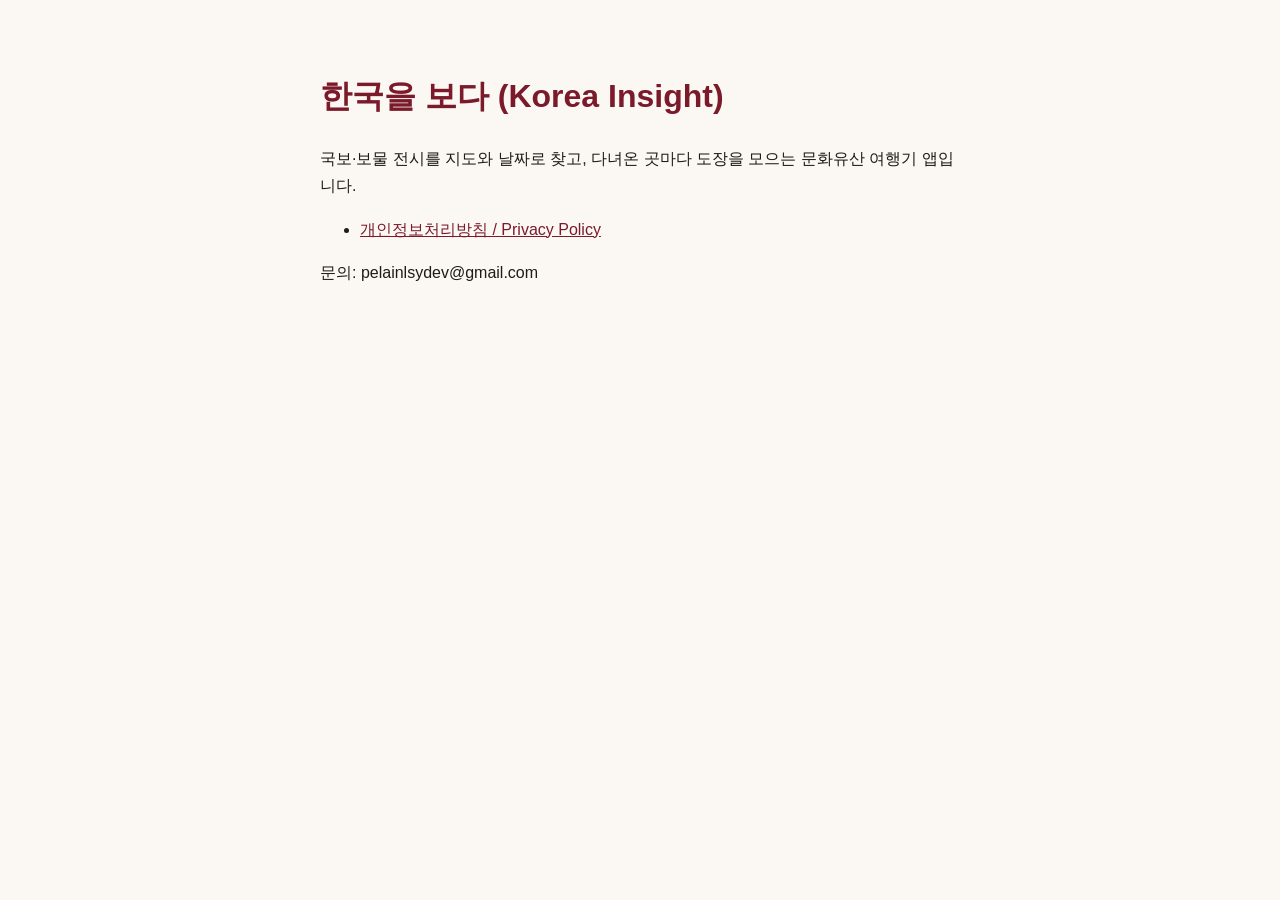
<file: index.html>
<!doctype html>
<html lang="ko"><head><meta charset="utf-8"><meta name="viewport" content="width=device-width, initial-scale=1">
<title>한국을 보다 (Korea Insight)</title>
<style>body{margin:0;background:#fbf8f3;color:#1f1b16;font:16px/1.7 -apple-system,"Apple SD Gothic Neo","Noto Sans KR",sans-serif}main{max-width:640px;margin:0 auto;padding:48px 16px}h1{color:#7a1a2a}a{color:#7a1a2a}</style>
</head><body><main>
<h1>한국을 보다 (Korea Insight)</h1>
<p>국보·보물 전시를 지도와 날짜로 찾고, 다녀온 곳마다 도장을 모으는 문화유산 여행기 앱입니다.</p>
<ul><li><a href="privacy.html">개인정보처리방침 / Privacy Policy</a></li></ul>
<p>문의: pelainlsydev@gmail.com</p>
</main></body></html>
</file>
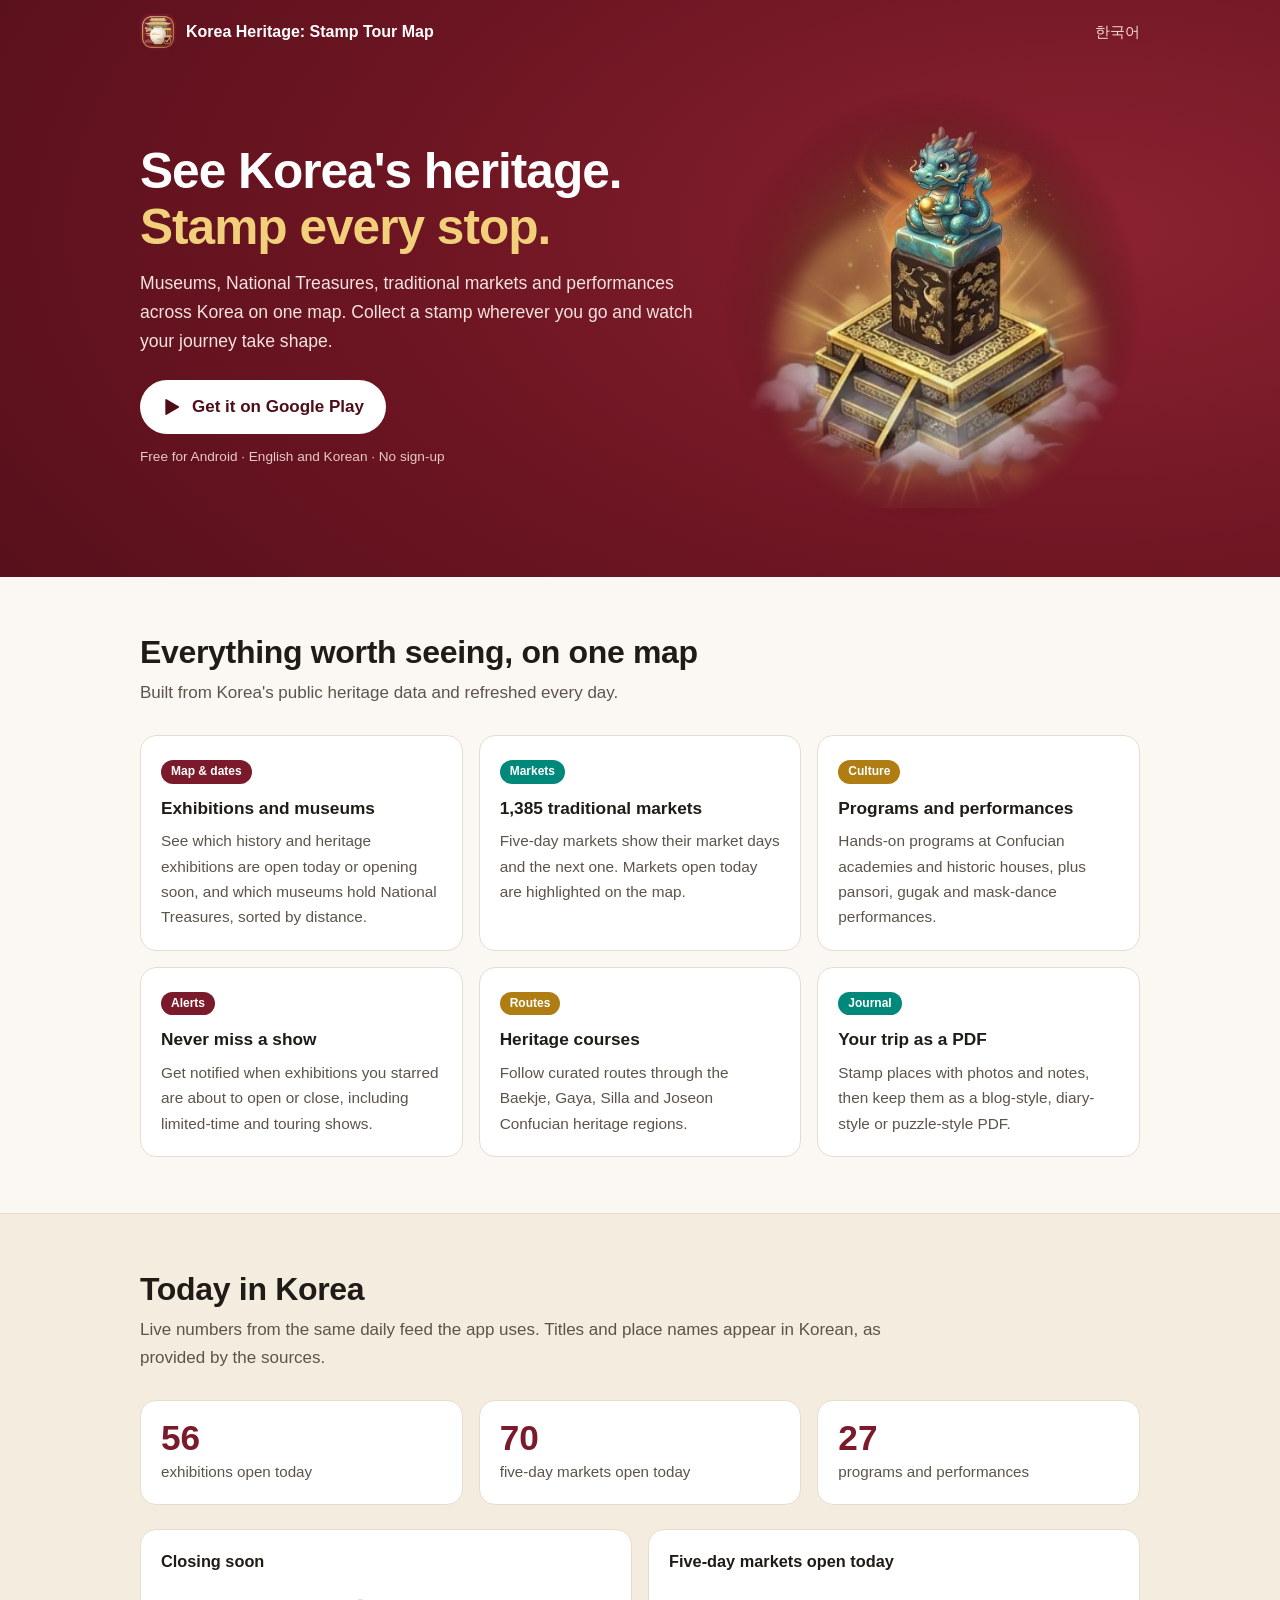
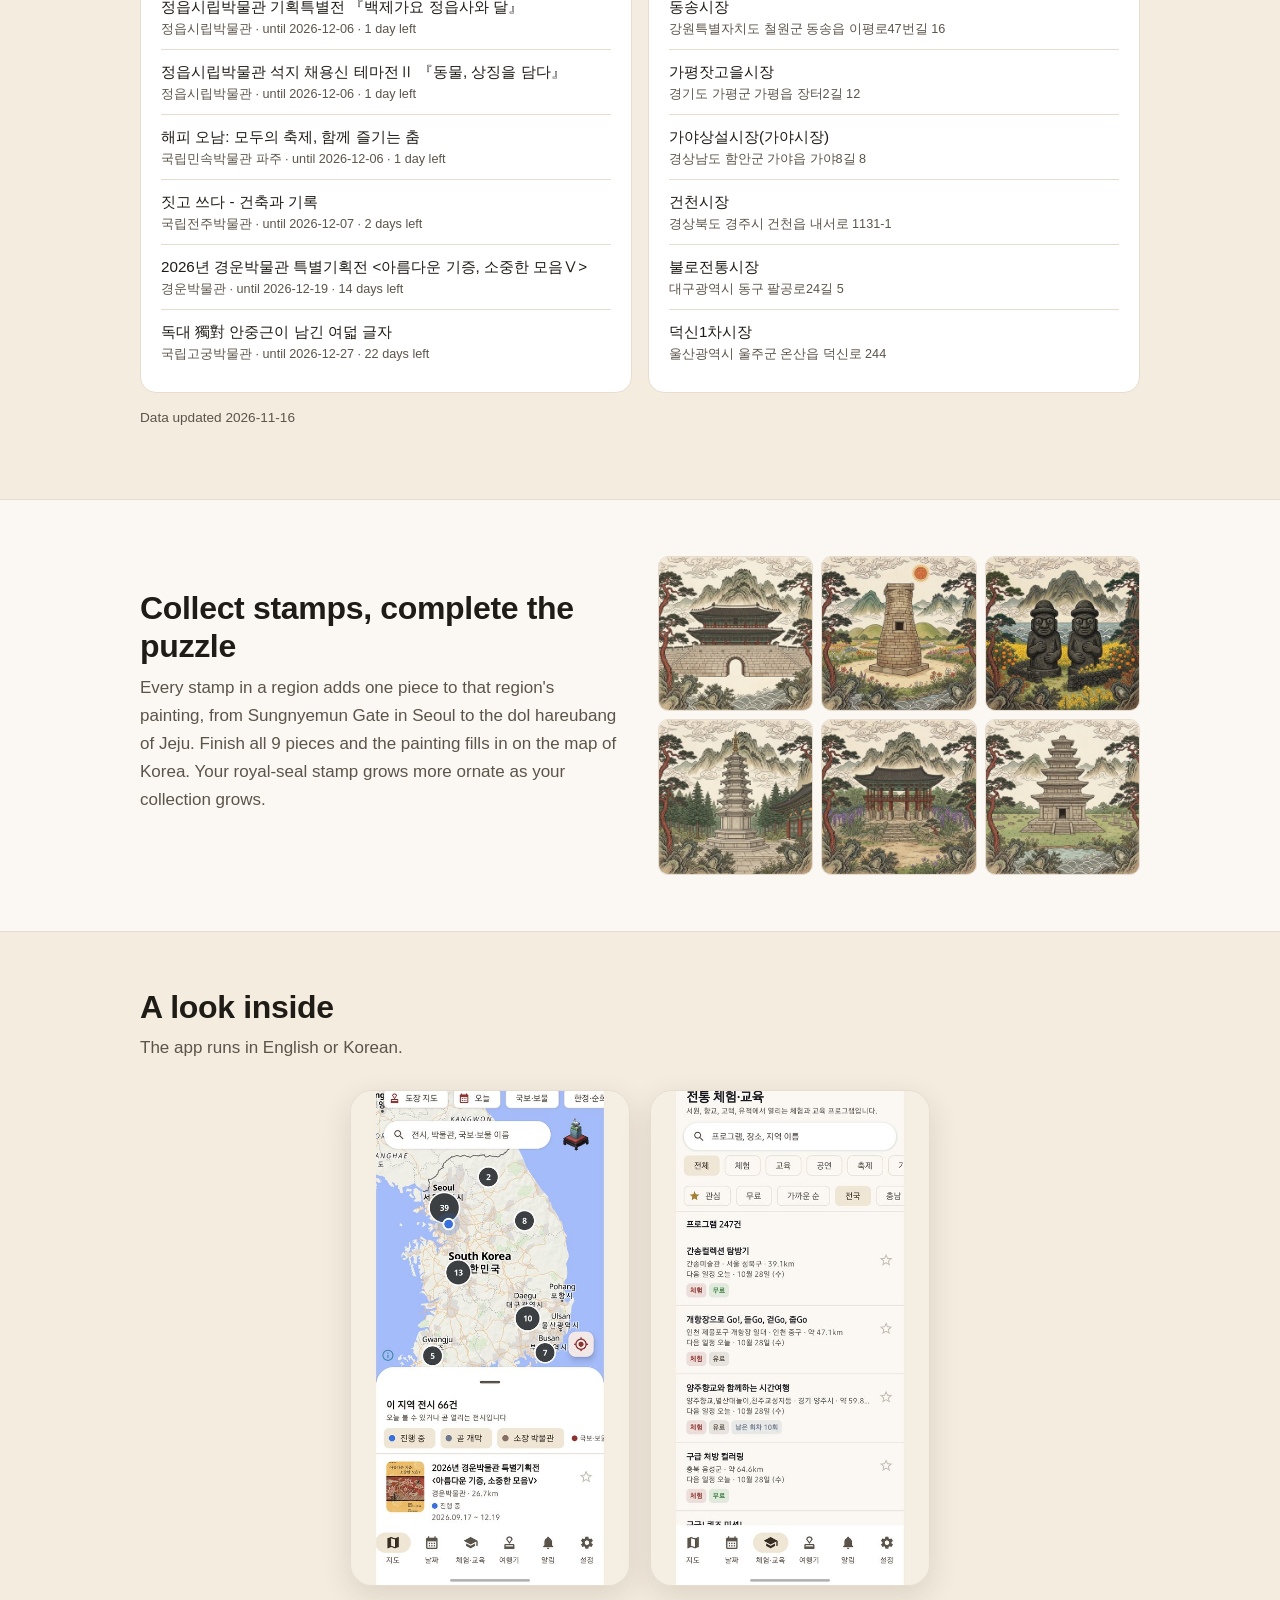
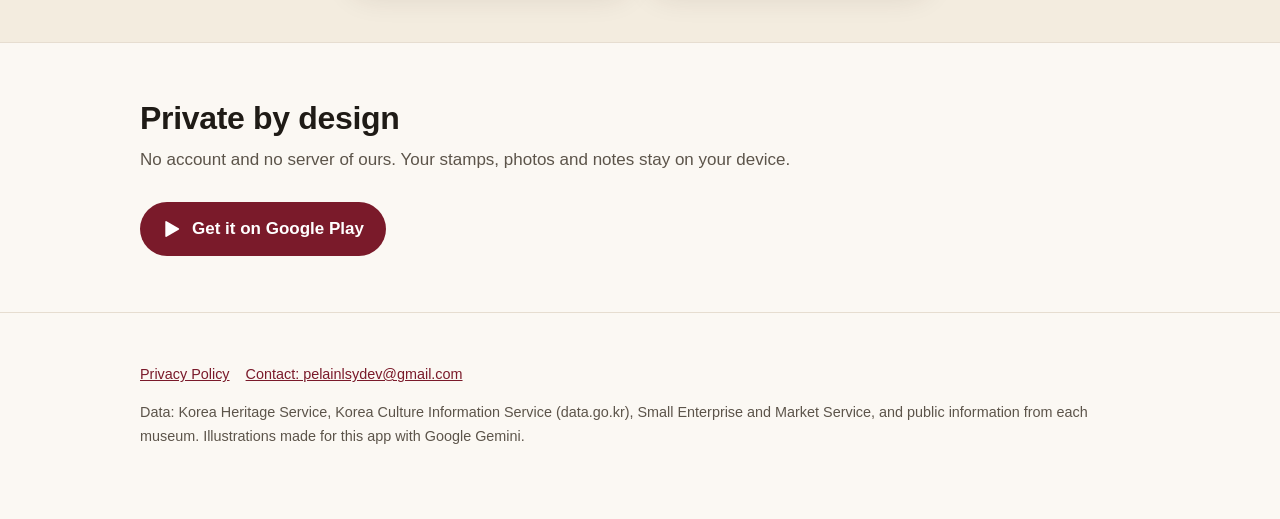
<file: site/index.html>
<!doctype html>
<html lang="en"><head><meta charset="utf-8"><meta name="viewport" content="width=device-width, initial-scale=1">
<title>Korea Heritage: Stamp Tour Map — museums, treasures, markets</title>
<meta name="description" content="Find Korea's museums, national treasures, traditional markets and performances on one map, and collect a stamp everywhere you go. Free Android app.">
<link rel="canonical" href="https://pelain.github.io/culture_exhibition_discovery/">
<link rel="alternate" hreflang="en" href="https://pelain.github.io/culture_exhibition_discovery/"><link rel="alternate" hreflang="ko" href="https://pelain.github.io/culture_exhibition_discovery/ko.html"><link rel="alternate" hreflang="x-default" href="https://pelain.github.io/culture_exhibition_discovery/">
<meta property="og:type" content="website"><meta property="og:title" content="Korea Heritage: Stamp Tour Map"><meta property="og:description" content="Find Korea's museums, national treasures, traditional markets and performances on one map, and collect a stamp everywhere you go. Free Android app.">
<meta property="og:url" content="https://pelain.github.io/culture_exhibition_discovery/"><meta property="og:image" content="https://pelain.github.io/culture_exhibition_discovery/img/og.jpg"><meta name="twitter:card" content="summary_large_image">
<link rel="icon" href="img/icon.png"><link rel="stylesheet" href="site.css">
<script type="application/ld+json">{"@context":"https://schema.org","@type":"MobileApplication","name":"Korea Heritage: Stamp Tour Map","operatingSystem":"Android","applicationCategory":"TravelApplication","offers":{"@type":"Offer","price":"0","priceCurrency":"USD"},"installUrl":"https://play.google.com/store/apps/details?id=com.heritagemap.app","description":"Find Korea's museums, national treasures, traditional markets and performances on one map, and collect a stamp everywhere you go. Free Android app."}</script>
</head><body>
<header class="hero"><div class="wrap">
<div class="top"><img src="img/icon.png" width="36" height="36" alt=""><b>Korea Heritage: Stamp Tour Map</b><nav><a href="ko.html" hreflang="ko">한국어</a></nav></div>
<div class="hero-in"><div>
<h1>See Korea's heritage.<br><span>Stamp every stop.</span></h1><p>Museums, National Treasures, traditional markets and performances across Korea on one map. Collect a stamp wherever you go and watch your journey take shape.</p>
<a class="btn" href="https://play.google.com/store/apps/details?id=com.heritagemap.app&hl=en"><svg viewBox="0 0 24 24" aria-hidden="true"><path fill="currentColor" d="M4 3.5v17a1 1 0 0 0 1.5.86l14.5-8.5a1 1 0 0 0 0-1.72L5.5 2.64A1 1 0 0 0 4 3.5z"/></svg>Get it on Google Play</a><div class="note">Free for Android · English and Korean · No sign-up</div>
</div><img class="seal" src="img/seal.jpg" width="484" height="500" alt=""></div>
</div></header>
<main>
<section><div class="wrap"><h2>Everything worth seeing, on one map</h2><p class="lead">Built from Korea's public heritage data and refreshed every day.</p><div class="grid"><div class="card"><span class="k ">Map & dates</span><h3>Exhibitions and museums</h3><p>See which history and heritage exhibitions are open today or opening soon, and which museums hold National Treasures, sorted by distance.</p></div><div class="card"><span class="k t">Markets</span><h3>1,385 traditional markets</h3><p>Five-day markets show their market days and the next one. Markets open today are highlighted on the map.</p></div><div class="card"><span class="k g">Culture</span><h3>Programs and performances</h3><p>Hands-on programs at Confucian academies and historic houses, plus pansori, gugak and mask-dance performances.</p></div><div class="card"><span class="k ">Alerts</span><h3>Never miss a show</h3><p>Get notified when exhibitions you starred are about to open or close, including limited-time and touring shows.</p></div><div class="card"><span class="k g">Routes</span><h3>Heritage courses</h3><p>Follow curated routes through the Baekje, Gaya, Silla and Joseon Confucian heritage regions.</p></div><div class="card"><span class="k t">Journal</span><h3>Your trip as a PDF</h3><p>Stamp places with photos and notes, then keep them as a blog-style, diary-style or puzzle-style PDF.</p></div></div></div></section>
<section class="band" id="live" hidden><div class="wrap"><h2>Today in Korea</h2><p class="lead">Live numbers from the same daily feed the app uses. Titles and place names appear in Korean, as provided by the sources.</p>
<div class="stats"><div class="stat"><b id="n-exhibitions">–</b><span>exhibitions open today</span></div><div class="stat"><b id="n-markets">–</b><span>five-day markets open today</span></div><div class="stat"><b id="n-programs">–</b><span>programs and performances</span></div></div>
<div class="cols"><div class="list"><h3>Closing soon</h3><ul id="closing" lang="ko"></ul></div><div class="list"><h3>Five-day markets open today</h3><ul id="markets-today" lang="ko"></ul></div></div>
<p class="asof" id="asof"></p></div></section>
<section><div class="wrap split"><div><h2>Collect stamps, complete the puzzle</h2><p class="lead">Every stamp in a region adds one piece to that region's painting, from Sungnyemun Gate in Seoul to the dol hareubang of Jeju. Finish all 9 pieces and the painting fills in on the map of Korea. Your royal-seal stamp grows more ornate as your collection grows.</p></div><div class="puzzle"><img src="img/puzzle-seoul.jpg" width="360" height="360" loading="lazy" alt=""><img src="img/puzzle-gyeongbuk.jpg" width="360" height="360" loading="lazy" alt=""><img src="img/puzzle-jeju.jpg" width="360" height="360" loading="lazy" alt=""><img src="img/puzzle-gangwon.jpg" width="360" height="360" loading="lazy" alt=""><img src="img/puzzle-busan.jpg" width="360" height="360" loading="lazy" alt=""><img src="img/puzzle-jeonbuk.jpg" width="360" height="360" loading="lazy" alt=""></div></div></section>
<section class="band"><div class="wrap"><h2>A look inside</h2><p class="lead">The app runs in English or Korean.</p>
<div class="shots"><img src="img/shot-map.jpg" width="540" height="960" loading="lazy" alt="Map of exhibitions across Korea"><img src="img/shot-programs.jpg" width="540" height="960" loading="lazy" alt="List of traditional culture programs"></div></div></section>
<section><div class="wrap"><h2>Private by design</h2><p class="lead">No account and no server of ours. Your stamps, photos and notes stay on your device.</p><a class="btn" style="background:var(--accent);color:#fff" href="https://play.google.com/store/apps/details?id=com.heritagemap.app&hl=en"><svg viewBox="0 0 24 24" aria-hidden="true"><path fill="currentColor" d="M4 3.5v17a1 1 0 0 0 1.5.86l14.5-8.5a1 1 0 0 0 0-1.72L5.5 2.64A1 1 0 0 0 4 3.5z"/></svg>Get it on Google Play</a></div></section>
</main>
<footer><div class="wrap"><p><a href="privacy.html">Privacy Policy</a><a href="mailto:pelainlsydev@gmail.com">Contact: pelainlsydev@gmail.com</a></p><p>Data: Korea Heritage Service, Korea Culture Information Service (data.go.kr), Small Enterprise and Market Service, and public information from each museum. Illustrations made for this app with Google Gemini.</p></div></footer>
<script src="live.js" defer></script>
</body></html>
</file>
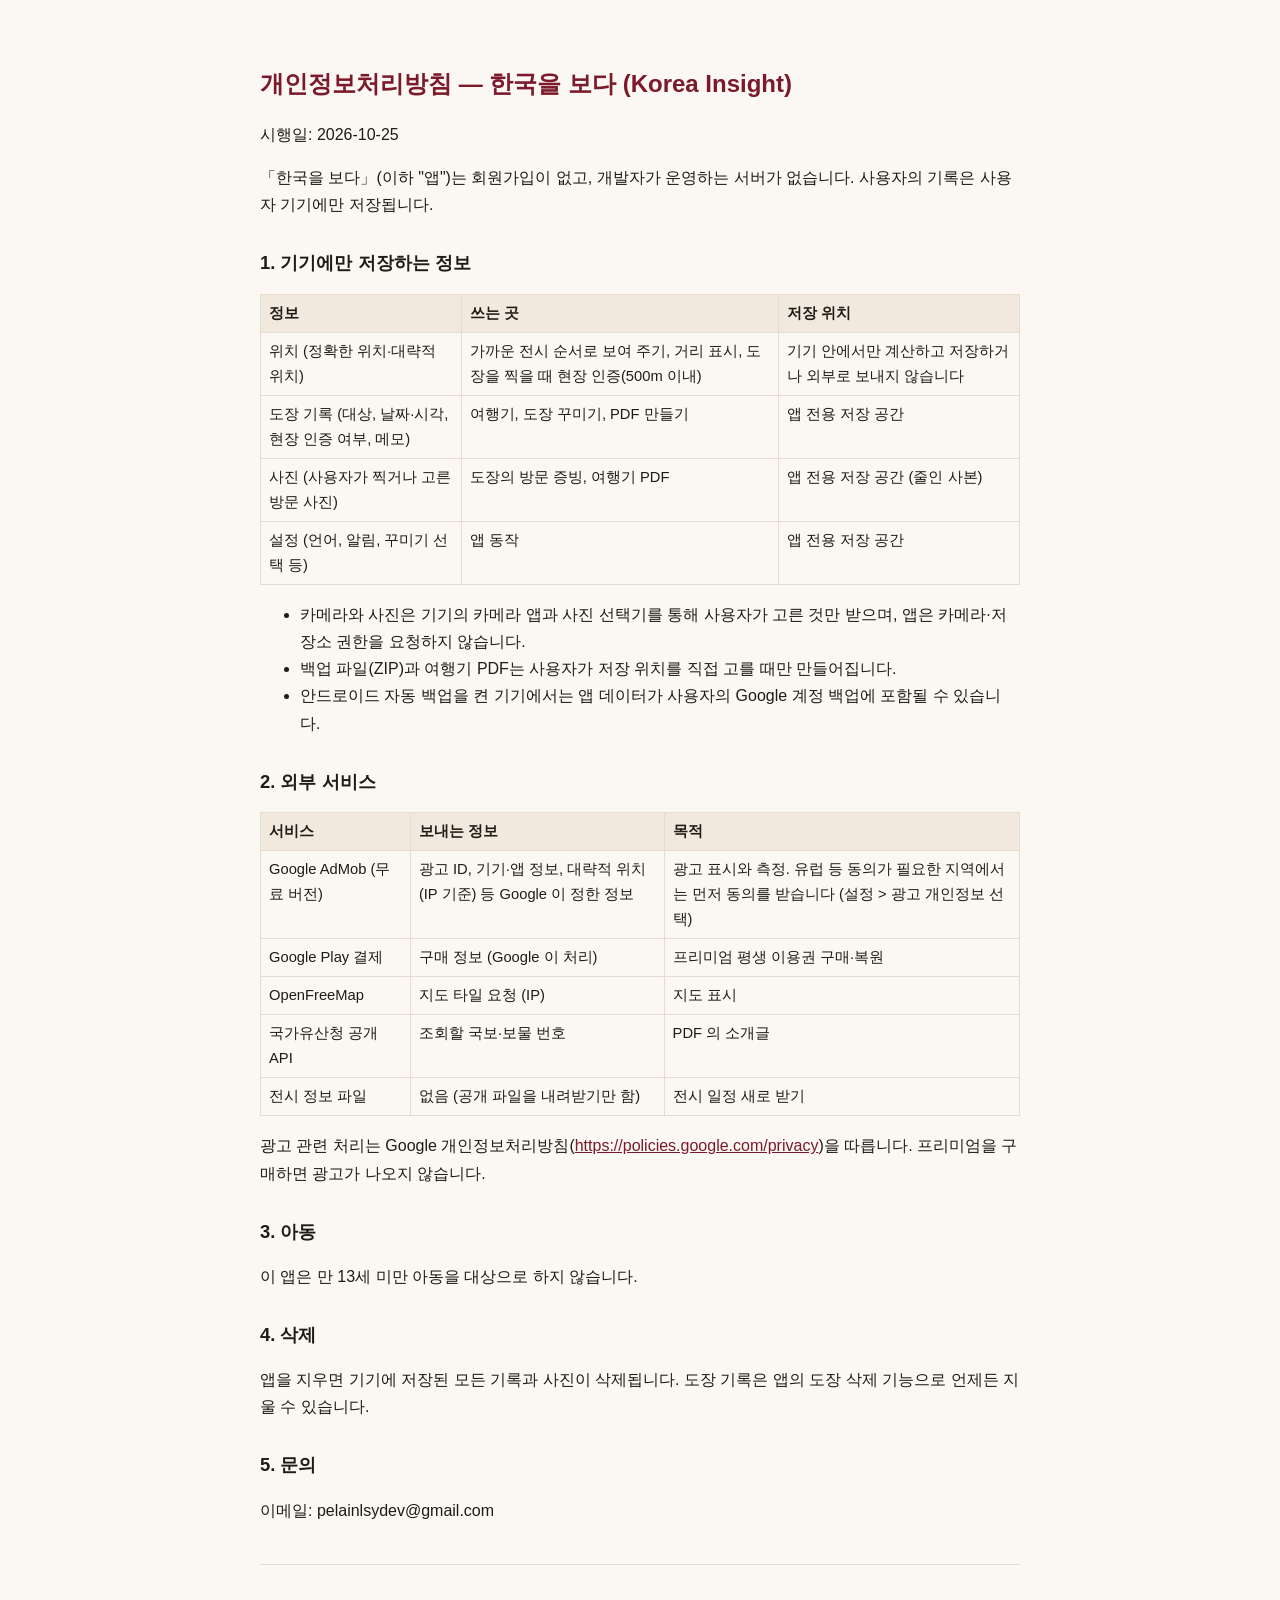
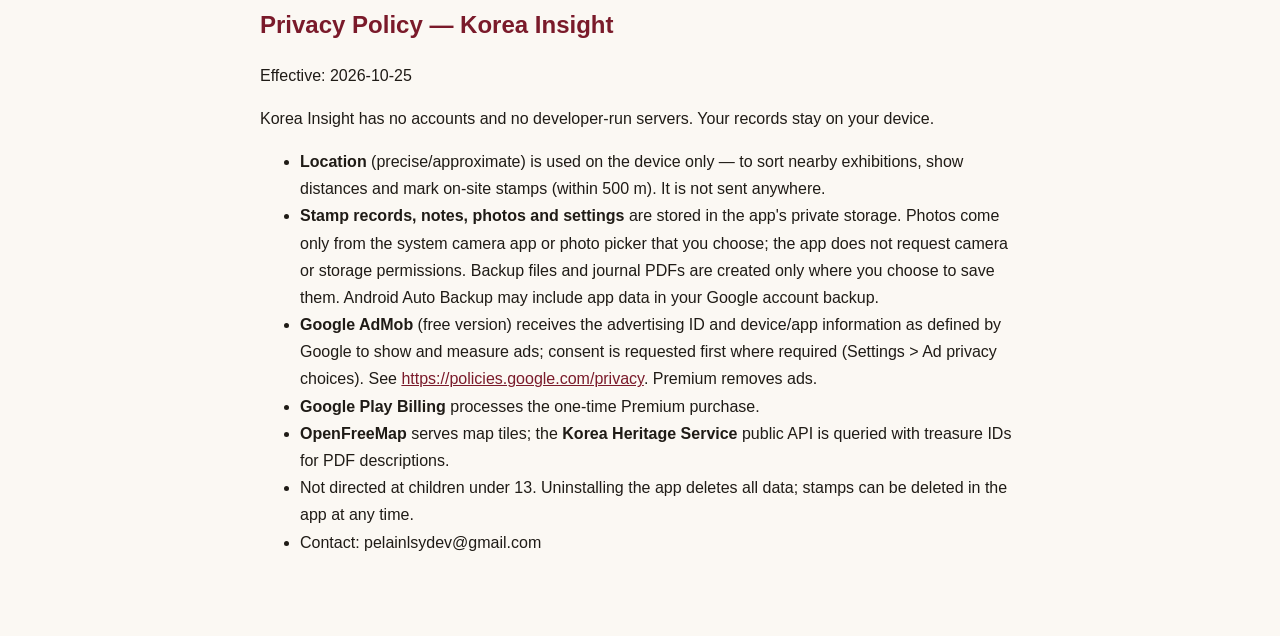
<file: privacy.html>
<!doctype html>
<html lang="ko"><head><meta charset="utf-8"><meta name="viewport" content="width=device-width, initial-scale=1">
<title>개인정보처리방침 · 한국을 보다 (Korea Insight)</title>
<style>
:root{--ink:#1f1b16;--sub:#5c544a;--line:#e6ddd0;--bg:#fbf8f3;--accent:#7a1a2a}
body{margin:0;background:var(--bg);color:var(--ink);font:16px/1.7 -apple-system,BlinkMacSystemFont,"Apple SD Gothic Neo","Noto Sans KR",sans-serif}
main{max-width:760px;margin:0 auto;padding:32px 16px 64px}
h1{font-size:1.5rem;color:var(--accent);margin-top:2rem} h2{font-size:1.15rem;margin-top:1.8rem}
table{width:100%;border-collapse:collapse;font-size:.92rem;margin:.6rem 0} th,td{border:1px solid var(--line);padding:6px 8px;text-align:left;vertical-align:top}
th{background:#f1e9dd} code{background:#f1e9dd;padding:1px 4px;border-radius:4px} hr{border:0;border-top:1px solid var(--line);margin:2.5rem 0}
a{color:var(--accent)} @media (max-width:600px){table{display:block;overflow-x:auto}}
</style></head><body><main>
<h1>개인정보처리방침 — 한국을 보다 (Korea Insight)</h1>
<p>시행일: 2026-10-25</p>
<p>「한국을 보다」(이하 &quot;앱&quot;)는 회원가입이 없고, 개발자가 운영하는 서버가 없습니다. 사용자의 기록은 사용자 기기에만 저장됩니다.</p>
<h2>1. 기기에만 저장하는 정보</h2>
<table><thead><tr><th>정보</th><th>쓰는 곳</th><th>저장 위치</th></tr></thead><tbody><tr><td>위치 (정확한 위치·대략적 위치)</td><td>가까운 전시 순서로 보여 주기, 거리 표시, 도장을 찍을 때 현장 인증(500m 이내)</td><td>기기 안에서만 계산하고 저장하거나 외부로 보내지 않습니다</td></tr><tr><td>도장 기록 (대상, 날짜·시각, 현장 인증 여부, 메모)</td><td>여행기, 도장 꾸미기, PDF 만들기</td><td>앱 전용 저장 공간</td></tr><tr><td>사진 (사용자가 찍거나 고른 방문 사진)</td><td>도장의 방문 증빙, 여행기 PDF</td><td>앱 전용 저장 공간 (줄인 사본)</td></tr><tr><td>설정 (언어, 알림, 꾸미기 선택 등)</td><td>앱 동작</td><td>앱 전용 저장 공간</td></tr></tbody></table>
<ul>
<li>카메라와 사진은 기기의 카메라 앱과 사진 선택기를 통해 사용자가 고른 것만 받으며, 앱은 카메라·저장소 권한을 요청하지 않습니다.</li>
<li>백업 파일(ZIP)과 여행기 PDF는 사용자가 저장 위치를 직접 고를 때만 만들어집니다.</li>
<li>안드로이드 자동 백업을 켠 기기에서는 앱 데이터가 사용자의 Google 계정 백업에 포함될 수 있습니다.</li>
</ul>
<h2>2. 외부 서비스</h2>
<table><thead><tr><th>서비스</th><th>보내는 정보</th><th>목적</th></tr></thead><tbody><tr><td>Google AdMob (무료 버전)</td><td>광고 ID, 기기·앱 정보, 대략적 위치(IP 기준) 등 Google 이 정한 정보</td><td>광고 표시와 측정. 유럽 등 동의가 필요한 지역에서는 먼저 동의를 받습니다 (설정 &gt; 광고 개인정보 선택)</td></tr><tr><td>Google Play 결제</td><td>구매 정보 (Google 이 처리)</td><td>프리미엄 평생 이용권 구매·복원</td></tr><tr><td>OpenFreeMap</td><td>지도 타일 요청 (IP)</td><td>지도 표시</td></tr><tr><td>국가유산청 공개 API</td><td>조회할 국보·보물 번호</td><td>PDF 의 소개글</td></tr><tr><td>전시 정보 파일</td><td>없음 (공개 파일을 내려받기만 함)</td><td>전시 일정 새로 받기</td></tr></tbody></table>
<p>광고 관련 처리는 Google 개인정보처리방침(<a href="https://policies.google.com/privacy">https://policies.google.com/privacy</a>)을 따릅니다. 프리미엄을 구매하면 광고가 나오지 않습니다.</p>
<h2>3. 아동</h2>
<p>이 앱은 만 13세 미만 아동을 대상으로 하지 않습니다.</p>
<h2>4. 삭제</h2>
<p>앱을 지우면 기기에 저장된 모든 기록과 사진이 삭제됩니다. 도장 기록은 앱의 도장 삭제 기능으로 언제든 지울 수 있습니다.</p>
<h2>5. 문의</h2>
<p>이메일: pelainlsydev@gmail.com</p>
<hr>
<h1>Privacy Policy — Korea Insight</h1>
<p>Effective: 2026-10-25</p>
<p>Korea Insight has no accounts and no developer-run servers. Your records stay on your device.</p>
<ul>
<li><strong>Location</strong> (precise/approximate) is used on the device only — to sort nearby exhibitions, show distances and mark on-site stamps (within 500 m). It is not sent anywhere.</li>
<li><strong>Stamp records, notes, photos and settings</strong> are stored in the app&#x27;s private storage. Photos come only from the system camera app or photo picker that you choose; the app does not request camera or storage permissions. Backup files and journal PDFs are created only where you choose to save them. Android Auto Backup may include app data in your Google account backup.</li>
<li><strong>Google AdMob</strong> (free version) receives the advertising ID and device/app information as defined by Google to show and measure ads; consent is requested first where required (Settings &gt; Ad privacy choices). See <a href="https://policies.google.com/privacy">https://policies.google.com/privacy</a>. Premium removes ads.</li>
<li><strong>Google Play Billing</strong> processes the one-time Premium purchase.</li>
<li><strong>OpenFreeMap</strong> serves map tiles; the <strong>Korea Heritage Service</strong> public API is queried with treasure IDs for PDF descriptions.</li>
<li>Not directed at children under 13. Uninstalling the app deletes all data; stamps can be deleted in the app at any time.</li>
<li>Contact: pelainlsydev@gmail.com</li>
</ul>
</main></body></html>
</file>
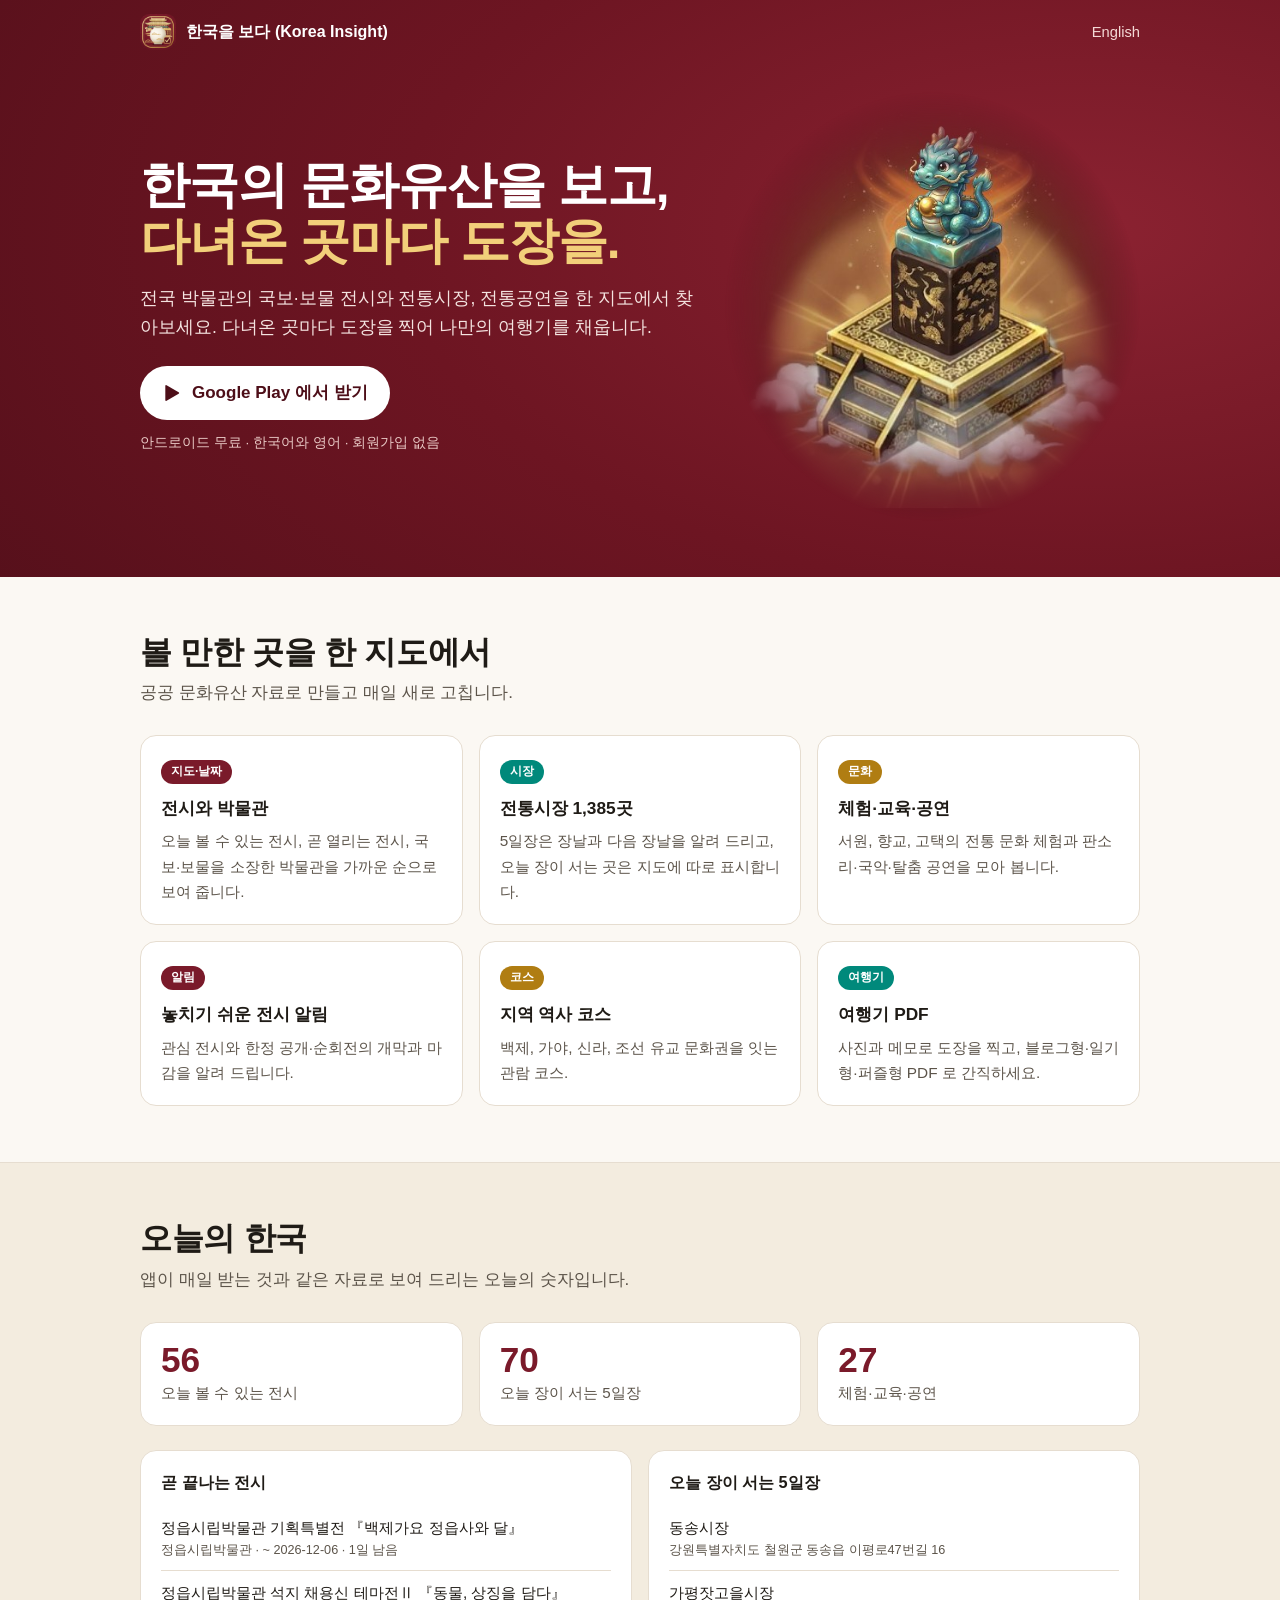
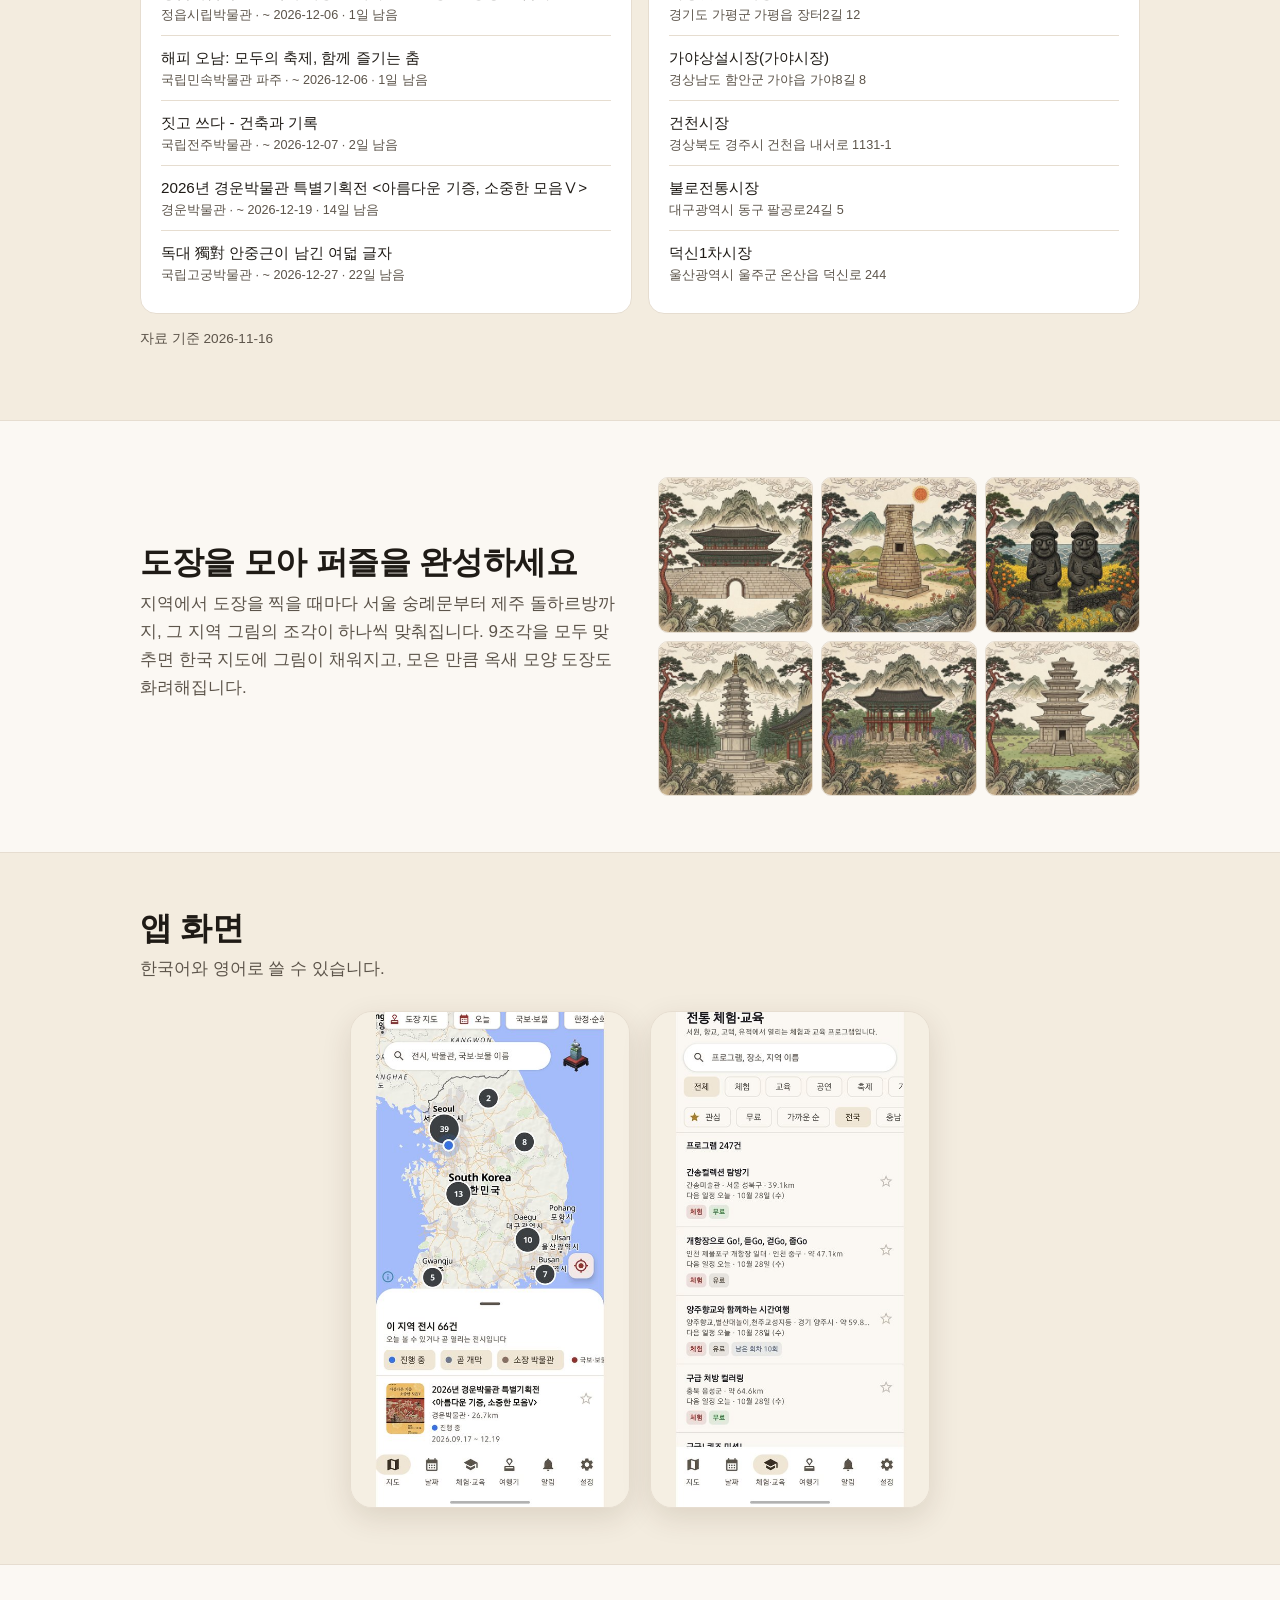
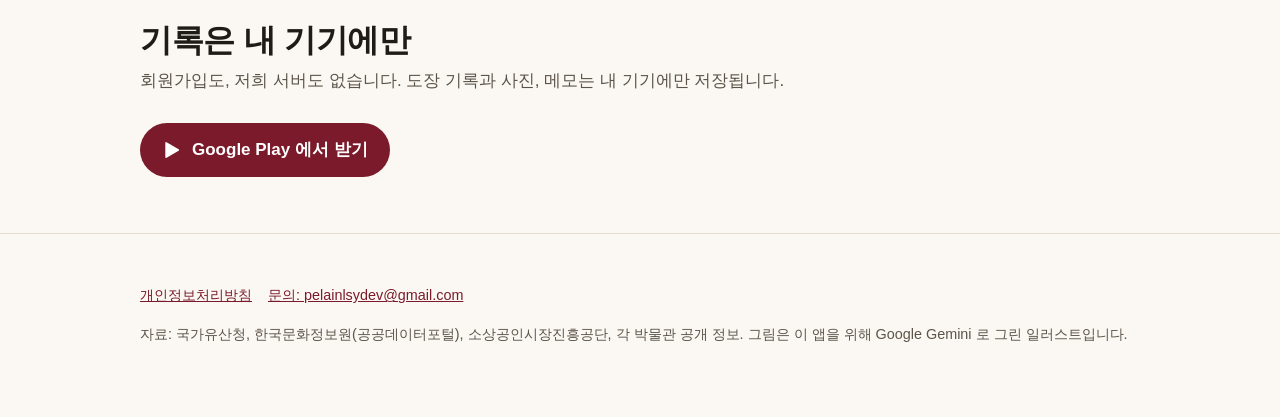
<file: site/ko.html>
<!doctype html>
<html lang="ko"><head><meta charset="utf-8"><meta name="viewport" content="width=device-width, initial-scale=1">
<title>한국을 보다 (Korea Insight) — 국보·보물 전시, 전통시장, 도장 여행기</title>
<meta name="description" content="전국 박물관의 국보·보물 전시와 전통시장, 전통공연을 한 지도에서 찾고, 다녀온 곳마다 도장을 모으는 무료 안드로이드 앱입니다.">
<link rel="canonical" href="https://pelain.github.io/culture_exhibition_discovery/ko.html">
<link rel="alternate" hreflang="en" href="https://pelain.github.io/culture_exhibition_discovery/"><link rel="alternate" hreflang="ko" href="https://pelain.github.io/culture_exhibition_discovery/ko.html"><link rel="alternate" hreflang="x-default" href="https://pelain.github.io/culture_exhibition_discovery/">
<meta property="og:type" content="website"><meta property="og:title" content="한국을 보다 (Korea Insight)"><meta property="og:description" content="전국 박물관의 국보·보물 전시와 전통시장, 전통공연을 한 지도에서 찾고, 다녀온 곳마다 도장을 모으는 무료 안드로이드 앱입니다.">
<meta property="og:url" content="https://pelain.github.io/culture_exhibition_discovery/ko.html"><meta property="og:image" content="https://pelain.github.io/culture_exhibition_discovery/img/og.jpg"><meta name="twitter:card" content="summary_large_image">
<link rel="icon" href="img/icon.png"><link rel="stylesheet" href="site.css">
<script type="application/ld+json">{"@context":"https://schema.org","@type":"MobileApplication","name":"한국을 보다 (Korea Insight)","operatingSystem":"Android","applicationCategory":"TravelApplication","offers":{"@type":"Offer","price":"0","priceCurrency":"USD"},"installUrl":"https://play.google.com/store/apps/details?id=com.heritagemap.app","description":"전국 박물관의 국보·보물 전시와 전통시장, 전통공연을 한 지도에서 찾고, 다녀온 곳마다 도장을 모으는 무료 안드로이드 앱입니다."}</script>
</head><body>
<header class="hero"><div class="wrap">
<div class="top"><img src="img/icon.png" width="36" height="36" alt=""><b>한국을 보다 (Korea Insight)</b><nav><a href="./" hreflang="en">English</a></nav></div>
<div class="hero-in"><div>
<h1>한국의 문화유산을 보고,<br><span>다녀온 곳마다 도장을.</span></h1><p>전국 박물관의 국보·보물 전시와 전통시장, 전통공연을 한 지도에서 찾아보세요. 다녀온 곳마다 도장을 찍어 나만의 여행기를 채웁니다.</p>
<a class="btn" href="https://play.google.com/store/apps/details?id=com.heritagemap.app&hl=ko"><svg viewBox="0 0 24 24" aria-hidden="true"><path fill="currentColor" d="M4 3.5v17a1 1 0 0 0 1.5.86l14.5-8.5a1 1 0 0 0 0-1.72L5.5 2.64A1 1 0 0 0 4 3.5z"/></svg>Google Play 에서 받기</a><div class="note">안드로이드 무료 · 한국어와 영어 · 회원가입 없음</div>
</div><img class="seal" src="img/seal.jpg" width="484" height="500" alt=""></div>
</div></header>
<main>
<section><div class="wrap"><h2>볼 만한 곳을 한 지도에서</h2><p class="lead">공공 문화유산 자료로 만들고 매일 새로 고칩니다.</p><div class="grid"><div class="card"><span class="k ">지도·날짜</span><h3>전시와 박물관</h3><p>오늘 볼 수 있는 전시, 곧 열리는 전시, 국보·보물을 소장한 박물관을 가까운 순으로 보여 줍니다.</p></div><div class="card"><span class="k t">시장</span><h3>전통시장 1,385곳</h3><p>5일장은 장날과 다음 장날을 알려 드리고, 오늘 장이 서는 곳은 지도에 따로 표시합니다.</p></div><div class="card"><span class="k g">문화</span><h3>체험·교육·공연</h3><p>서원, 향교, 고택의 전통 문화 체험과 판소리·국악·탈춤 공연을 모아 봅니다.</p></div><div class="card"><span class="k ">알림</span><h3>놓치기 쉬운 전시 알림</h3><p>관심 전시와 한정 공개·순회전의 개막과 마감을 알려 드립니다.</p></div><div class="card"><span class="k g">코스</span><h3>지역 역사 코스</h3><p>백제, 가야, 신라, 조선 유교 문화권을 잇는 관람 코스.</p></div><div class="card"><span class="k t">여행기</span><h3>여행기 PDF</h3><p>사진과 메모로 도장을 찍고, 블로그형·일기형·퍼즐형 PDF 로 간직하세요.</p></div></div></div></section>
<section class="band" id="live" hidden><div class="wrap"><h2>오늘의 한국</h2><p class="lead">앱이 매일 받는 것과 같은 자료로 보여 드리는 오늘의 숫자입니다.</p>
<div class="stats"><div class="stat"><b id="n-exhibitions">–</b><span>오늘 볼 수 있는 전시</span></div><div class="stat"><b id="n-markets">–</b><span>오늘 장이 서는 5일장</span></div><div class="stat"><b id="n-programs">–</b><span>체험·교육·공연</span></div></div>
<div class="cols"><div class="list"><h3>곧 끝나는 전시</h3><ul id="closing" lang="ko"></ul></div><div class="list"><h3>오늘 장이 서는 5일장</h3><ul id="markets-today" lang="ko"></ul></div></div>
<p class="asof" id="asof"></p></div></section>
<section><div class="wrap split"><div><h2>도장을 모아 퍼즐을 완성하세요</h2><p class="lead">지역에서 도장을 찍을 때마다 서울 숭례문부터 제주 돌하르방까지, 그 지역 그림의 조각이 하나씩 맞춰집니다. 9조각을 모두 맞추면 한국 지도에 그림이 채워지고, 모은 만큼 옥새 모양 도장도 화려해집니다.</p></div><div class="puzzle"><img src="img/puzzle-seoul.jpg" width="360" height="360" loading="lazy" alt=""><img src="img/puzzle-gyeongbuk.jpg" width="360" height="360" loading="lazy" alt=""><img src="img/puzzle-jeju.jpg" width="360" height="360" loading="lazy" alt=""><img src="img/puzzle-gangwon.jpg" width="360" height="360" loading="lazy" alt=""><img src="img/puzzle-busan.jpg" width="360" height="360" loading="lazy" alt=""><img src="img/puzzle-jeonbuk.jpg" width="360" height="360" loading="lazy" alt=""></div></div></section>
<section class="band"><div class="wrap"><h2>앱 화면</h2><p class="lead">한국어와 영어로 쓸 수 있습니다.</p>
<div class="shots"><img src="img/shot-map.jpg" width="540" height="960" loading="lazy" alt="전국 전시 지도"><img src="img/shot-programs.jpg" width="540" height="960" loading="lazy" alt="전통 체험·교육 목록"></div></div></section>
<section><div class="wrap"><h2>기록은 내 기기에만</h2><p class="lead">회원가입도, 저희 서버도 없습니다. 도장 기록과 사진, 메모는 내 기기에만 저장됩니다.</p><a class="btn" style="background:var(--accent);color:#fff" href="https://play.google.com/store/apps/details?id=com.heritagemap.app&hl=ko"><svg viewBox="0 0 24 24" aria-hidden="true"><path fill="currentColor" d="M4 3.5v17a1 1 0 0 0 1.5.86l14.5-8.5a1 1 0 0 0 0-1.72L5.5 2.64A1 1 0 0 0 4 3.5z"/></svg>Google Play 에서 받기</a></div></section>
</main>
<footer><div class="wrap"><p><a href="privacy.html">개인정보처리방침</a><a href="mailto:pelainlsydev@gmail.com">문의: pelainlsydev@gmail.com</a></p><p>자료: 국가유산청, 한국문화정보원(공공데이터포털), 소상공인시장진흥공단, 각 박물관 공개 정보. 그림은 이 앱을 위해 Google Gemini 로 그린 일러스트입니다.</p></div></footer>
<script src="live.js" defer></script>
</body></html>
</file>
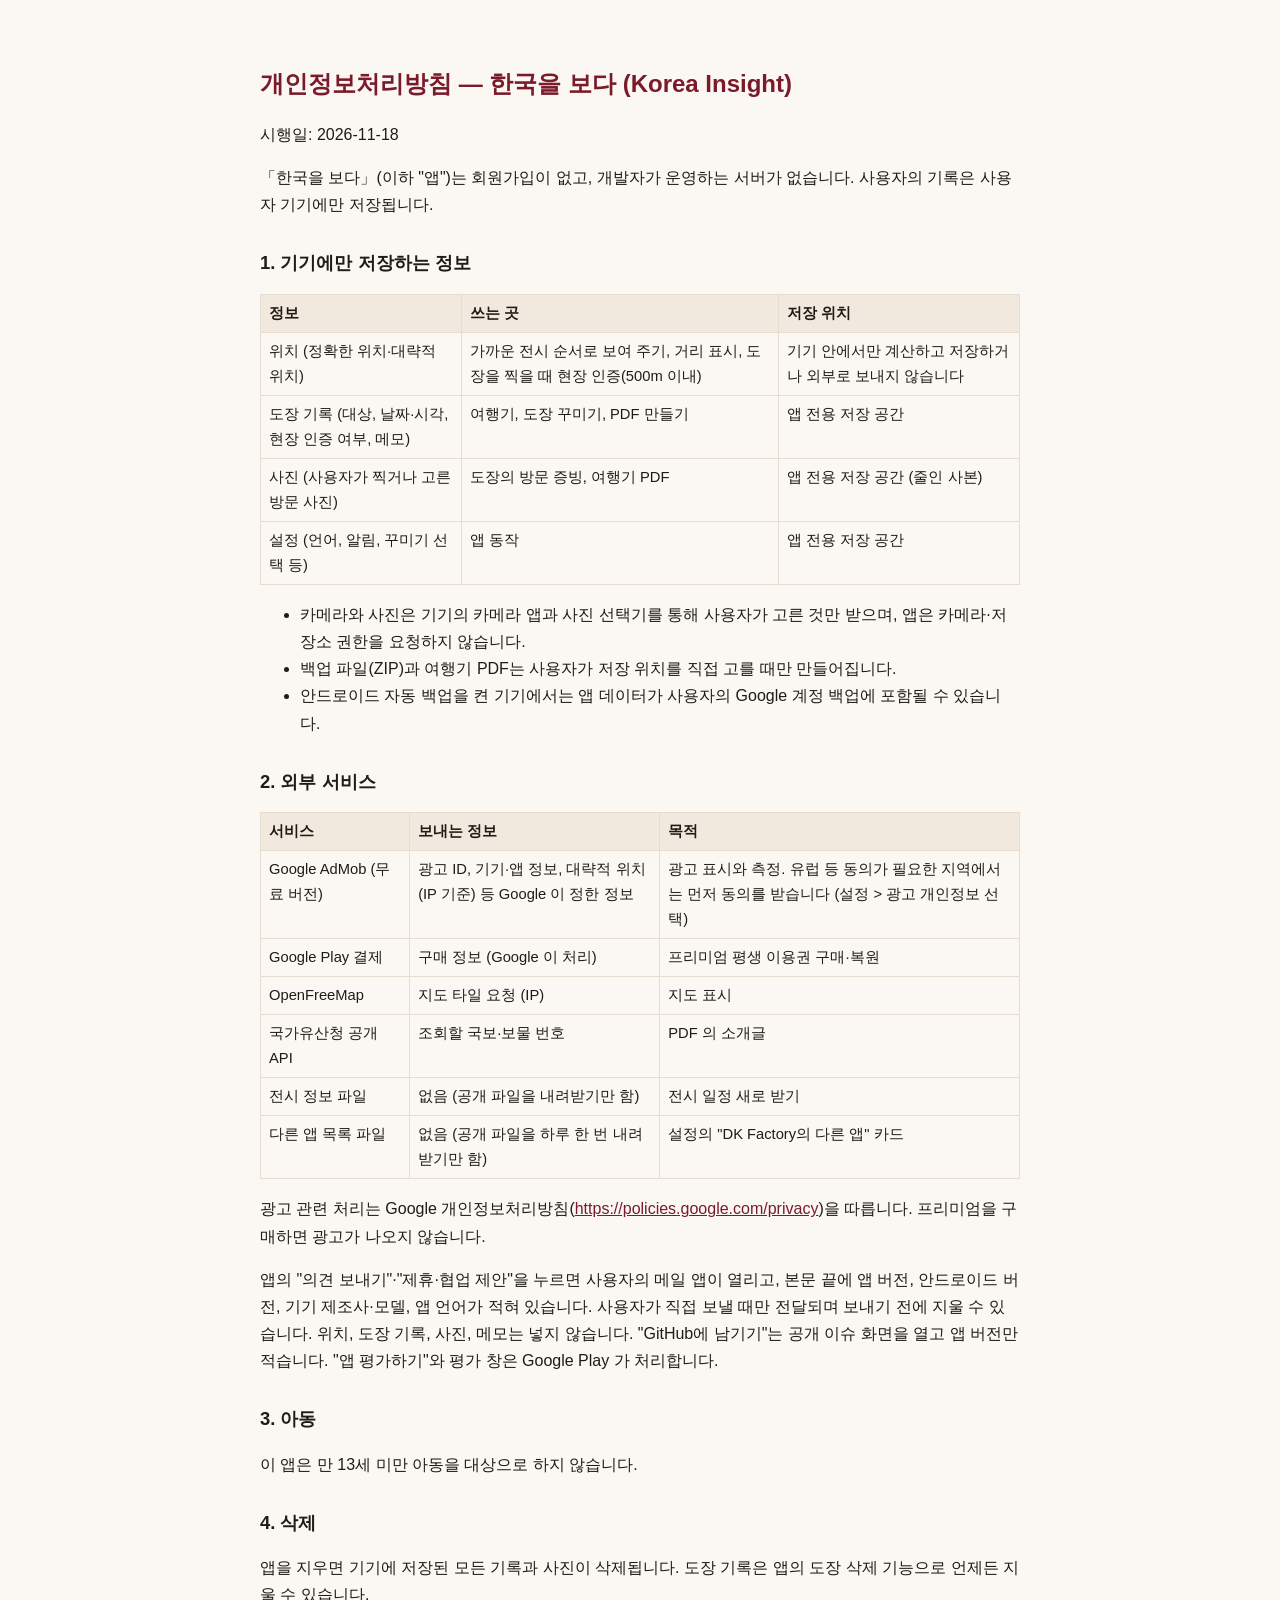
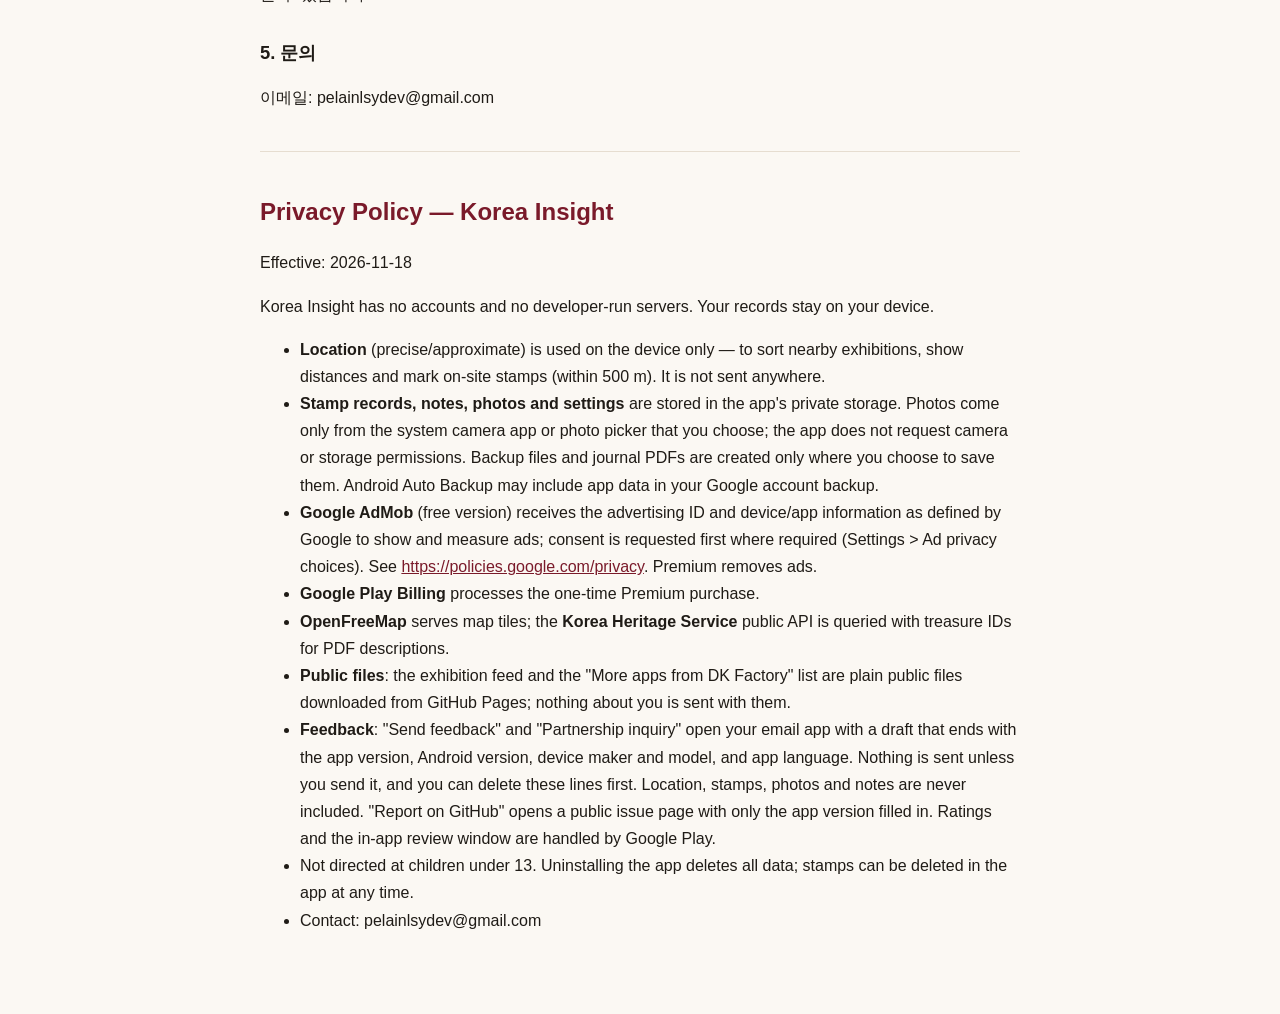
<file: site/privacy.html>
<!doctype html>
<html lang="ko"><head><meta charset="utf-8"><meta name="viewport" content="width=device-width, initial-scale=1">
<title>개인정보처리방침 · 한국을 보다 (Korea Insight)</title>
<style>
:root{--ink:#1f1b16;--sub:#5c544a;--line:#e6ddd0;--bg:#fbf8f3;--accent:#7a1a2a}
body{margin:0;background:var(--bg);color:var(--ink);font:16px/1.7 -apple-system,BlinkMacSystemFont,"Apple SD Gothic Neo","Noto Sans KR",sans-serif}
main{max-width:760px;margin:0 auto;padding:32px 16px 64px}
h1{font-size:1.5rem;color:var(--accent);margin-top:2rem} h2{font-size:1.15rem;margin-top:1.8rem}
table{width:100%;border-collapse:collapse;font-size:.92rem;margin:.6rem 0} th,td{border:1px solid var(--line);padding:6px 8px;text-align:left;vertical-align:top}
th{background:#f1e9dd} code{background:#f1e9dd;padding:1px 4px;border-radius:4px} hr{border:0;border-top:1px solid var(--line);margin:2.5rem 0}
a{color:var(--accent)} @media (max-width:600px){table{display:block;overflow-x:auto}}
</style></head><body><main>
<h1>개인정보처리방침 — 한국을 보다 (Korea Insight)</h1>
<p>시행일: 2026-11-18</p>
<p>「한국을 보다」(이하 &quot;앱&quot;)는 회원가입이 없고, 개발자가 운영하는 서버가 없습니다. 사용자의 기록은 사용자 기기에만 저장됩니다.</p>
<h2>1. 기기에만 저장하는 정보</h2>
<table><thead><tr><th>정보</th><th>쓰는 곳</th><th>저장 위치</th></tr></thead><tbody><tr><td>위치 (정확한 위치·대략적 위치)</td><td>가까운 전시 순서로 보여 주기, 거리 표시, 도장을 찍을 때 현장 인증(500m 이내)</td><td>기기 안에서만 계산하고 저장하거나 외부로 보내지 않습니다</td></tr><tr><td>도장 기록 (대상, 날짜·시각, 현장 인증 여부, 메모)</td><td>여행기, 도장 꾸미기, PDF 만들기</td><td>앱 전용 저장 공간</td></tr><tr><td>사진 (사용자가 찍거나 고른 방문 사진)</td><td>도장의 방문 증빙, 여행기 PDF</td><td>앱 전용 저장 공간 (줄인 사본)</td></tr><tr><td>설정 (언어, 알림, 꾸미기 선택 등)</td><td>앱 동작</td><td>앱 전용 저장 공간</td></tr></tbody></table>
<ul>
<li>카메라와 사진은 기기의 카메라 앱과 사진 선택기를 통해 사용자가 고른 것만 받으며, 앱은 카메라·저장소 권한을 요청하지 않습니다.</li>
<li>백업 파일(ZIP)과 여행기 PDF는 사용자가 저장 위치를 직접 고를 때만 만들어집니다.</li>
<li>안드로이드 자동 백업을 켠 기기에서는 앱 데이터가 사용자의 Google 계정 백업에 포함될 수 있습니다.</li>
</ul>
<h2>2. 외부 서비스</h2>
<table><thead><tr><th>서비스</th><th>보내는 정보</th><th>목적</th></tr></thead><tbody><tr><td>Google AdMob (무료 버전)</td><td>광고 ID, 기기·앱 정보, 대략적 위치(IP 기준) 등 Google 이 정한 정보</td><td>광고 표시와 측정. 유럽 등 동의가 필요한 지역에서는 먼저 동의를 받습니다 (설정 &gt; 광고 개인정보 선택)</td></tr><tr><td>Google Play 결제</td><td>구매 정보 (Google 이 처리)</td><td>프리미엄 평생 이용권 구매·복원</td></tr><tr><td>OpenFreeMap</td><td>지도 타일 요청 (IP)</td><td>지도 표시</td></tr><tr><td>국가유산청 공개 API</td><td>조회할 국보·보물 번호</td><td>PDF 의 소개글</td></tr><tr><td>전시 정보 파일</td><td>없음 (공개 파일을 내려받기만 함)</td><td>전시 일정 새로 받기</td></tr><tr><td>다른 앱 목록 파일</td><td>없음 (공개 파일을 하루 한 번 내려받기만 함)</td><td>설정의 "DK Factory의 다른 앱" 카드</td></tr></tbody></table>
<p>광고 관련 처리는 Google 개인정보처리방침(<a href="https://policies.google.com/privacy">https://policies.google.com/privacy</a>)을 따릅니다. 프리미엄을 구매하면 광고가 나오지 않습니다.</p>
<p>앱의 "의견 보내기"·"제휴·협업 제안"을 누르면 사용자의 메일 앱이 열리고, 본문 끝에 앱 버전, 안드로이드 버전, 기기 제조사·모델, 앱 언어가 적혀 있습니다. 사용자가 직접 보낼 때만 전달되며 보내기 전에 지울 수 있습니다. 위치, 도장 기록, 사진, 메모는 넣지 않습니다. "GitHub에 남기기"는 공개 이슈 화면을 열고 앱 버전만 적습니다. "앱 평가하기"와 평가 창은 Google Play 가 처리합니다.</p>
<h2>3. 아동</h2>
<p>이 앱은 만 13세 미만 아동을 대상으로 하지 않습니다.</p>
<h2>4. 삭제</h2>
<p>앱을 지우면 기기에 저장된 모든 기록과 사진이 삭제됩니다. 도장 기록은 앱의 도장 삭제 기능으로 언제든 지울 수 있습니다.</p>
<h2>5. 문의</h2>
<p>이메일: pelainlsydev@gmail.com</p>
<hr>
<h1>Privacy Policy — Korea Insight</h1>
<p>Effective: 2026-11-18</p>
<p>Korea Insight has no accounts and no developer-run servers. Your records stay on your device.</p>
<ul>
<li><strong>Location</strong> (precise/approximate) is used on the device only — to sort nearby exhibitions, show distances and mark on-site stamps (within 500 m). It is not sent anywhere.</li>
<li><strong>Stamp records, notes, photos and settings</strong> are stored in the app&#x27;s private storage. Photos come only from the system camera app or photo picker that you choose; the app does not request camera or storage permissions. Backup files and journal PDFs are created only where you choose to save them. Android Auto Backup may include app data in your Google account backup.</li>
<li><strong>Google AdMob</strong> (free version) receives the advertising ID and device/app information as defined by Google to show and measure ads; consent is requested first where required (Settings &gt; Ad privacy choices). See <a href="https://policies.google.com/privacy">https://policies.google.com/privacy</a>. Premium removes ads.</li>
<li><strong>Google Play Billing</strong> processes the one-time Premium purchase.</li>
<li><strong>OpenFreeMap</strong> serves map tiles; the <strong>Korea Heritage Service</strong> public API is queried with treasure IDs for PDF descriptions.</li>
<li><strong>Public files</strong>: the exhibition feed and the "More apps from DK Factory" list are plain public files downloaded from GitHub Pages; nothing about you is sent with them.</li>
<li><strong>Feedback</strong>: "Send feedback" and "Partnership inquiry" open your email app with a draft that ends with the app version, Android version, device maker and model, and app language. Nothing is sent unless you send it, and you can delete these lines first. Location, stamps, photos and notes are never included. "Report on GitHub" opens a public issue page with only the app version filled in. Ratings and the in-app review window are handled by Google Play.</li>
<li>Not directed at children under 13. Uninstalling the app deletes all data; stamps can be deleted in the app at any time.</li>
<li>Contact: pelainlsydev@gmail.com</li>
</ul>
</main></body></html>
</file>
<file: site/site.css>
:root{--ink:#1f1b16;--sub:#5c544a;--line:#e6ddd0;--bg:#fbf8f3;--card:#fff;--accent:#7a1a2a;--gold:#b07d12;--teal:#00897b}
*{box-sizing:border-box}
body{margin:0;background:var(--bg);color:var(--ink);font:17px/1.65 -apple-system,BlinkMacSystemFont,"Segoe UI",Roboto,"Apple SD Gothic Neo","Noto Sans KR",sans-serif;-webkit-text-size-adjust:100%}
a{color:var(--accent)}
img{max-width:100%;height:auto;display:block}
.wrap{max-width:1040px;margin:0 auto;padding:0 20px}
.top{display:flex;align-items:center;gap:10px;padding:14px 0}
.top img{width:36px;height:36px;border-radius:9px}
.top b{font-size:1rem}
.top nav{margin-left:auto;display:flex;gap:16px;font-size:.92rem}
.top nav a{text-decoration:none;color:#f4d9d6}
.top b{color:#fff}
.hero{background:radial-gradient(120% 140% at 85% 40%,#8b2231 0%,#6d1522 45%,#4d0e18 100%);color:#fff}
.hero-in{display:grid;grid-template-columns:1.15fr .85fr;gap:24px;align-items:center;padding:28px 0 56px}
.hero h1{font-size:clamp(2rem,5vw,3.1rem);line-height:1.12;margin:0 0 14px;letter-spacing:-.02em}
.hero h1 span{color:#f2cf7a}
.hero p{font-size:1.1rem;color:#f4e3e0;margin:0 0 24px;max-width:34em}
.hero .seal{border-radius:50%;-webkit-mask-image:radial-gradient(closest-side,#000 62%,transparent 100%);mask-image:radial-gradient(closest-side,#000 62%,transparent 100%)}
.btn{display:inline-flex;align-items:center;gap:10px;background:#fff;color:#4d0e18;font-weight:700;text-decoration:none;padding:13px 22px;border-radius:999px}
.btn svg{width:20px;height:20px}
.note{font-size:.85rem;color:#e9c9c5;margin-top:12px}
section{padding:56px 0}
h2{font-size:clamp(1.5rem,3.2vw,2rem);line-height:1.2;margin:0 0 8px;letter-spacing:-.01em}
.lead{color:var(--sub);margin:0 0 28px;max-width:44em}
.grid{display:grid;grid-template-columns:repeat(3,1fr);gap:16px}
.card{background:var(--card);border:1px solid var(--line);border-radius:16px;padding:20px}
.card h3{margin:0 0 6px;font-size:1.08rem}
.card p{margin:0;color:var(--sub);font-size:.96rem}
.card .k{display:inline-block;font-size:.75rem;font-weight:700;color:#fff;background:var(--accent);border-radius:999px;padding:2px 10px;margin-bottom:10px}
.card .k.g{background:var(--gold)}.card .k.t{background:var(--teal)}
.band{background:#f3ecdf;border-top:1px solid var(--line);border-bottom:1px solid var(--line)}
.stats{display:grid;grid-template-columns:repeat(3,1fr);gap:16px;margin-bottom:24px}
.stat{background:var(--card);border:1px solid var(--line);border-radius:16px;padding:18px 20px}
.stat b{display:block;font-size:2.2rem;line-height:1.1;color:var(--accent);font-variant-numeric:tabular-nums}
.stat span{color:var(--sub);font-size:.95rem}
.cols{display:grid;grid-template-columns:1fr 1fr;gap:16px}
.list{background:var(--card);border:1px solid var(--line);border-radius:16px;padding:18px 20px}
.list h3{margin:0 0 10px;font-size:1.02rem}
.list ul{list-style:none;margin:0;padding:0}
.list li{padding:9px 0;border-top:1px solid var(--line);font-size:.95rem}
.list li:first-child{border-top:0}
.list li small{display:block;color:var(--sub)}
.asof{color:var(--sub);font-size:.85rem;margin-top:14px}
.shots{display:grid;grid-template-columns:repeat(2,minmax(0,280px));gap:20px;justify-content:center}
.shots img{border-radius:22px;border:1px solid var(--line);box-shadow:0 10px 30px rgba(60,30,10,.12)}
.split{display:grid;grid-template-columns:1fr 1fr;gap:36px;align-items:center}
.puzzle{display:grid;grid-template-columns:repeat(3,1fr);gap:8px}
.puzzle img{border-radius:10px;border:1px solid var(--line)}
footer{padding:36px 0 56px;color:var(--sub);font-size:.9rem;border-top:1px solid var(--line)}
footer a{margin-right:16px}
@media (max-width:760px){
  .hero-in{grid-template-columns:1fr;padding-bottom:40px}.hero .seal{max-width:260px;margin:0 auto;order:-1}
  .grid,.stats,.cols,.split{grid-template-columns:1fr}.stats{grid-template-columns:repeat(3,1fr);gap:8px}
  .stat{padding:12px}.stat b{font-size:1.5rem}.stat span{font-size:.8rem}
  section{padding:40px 0}.shots{grid-template-columns:repeat(2,1fr);gap:12px}
}
</file>
